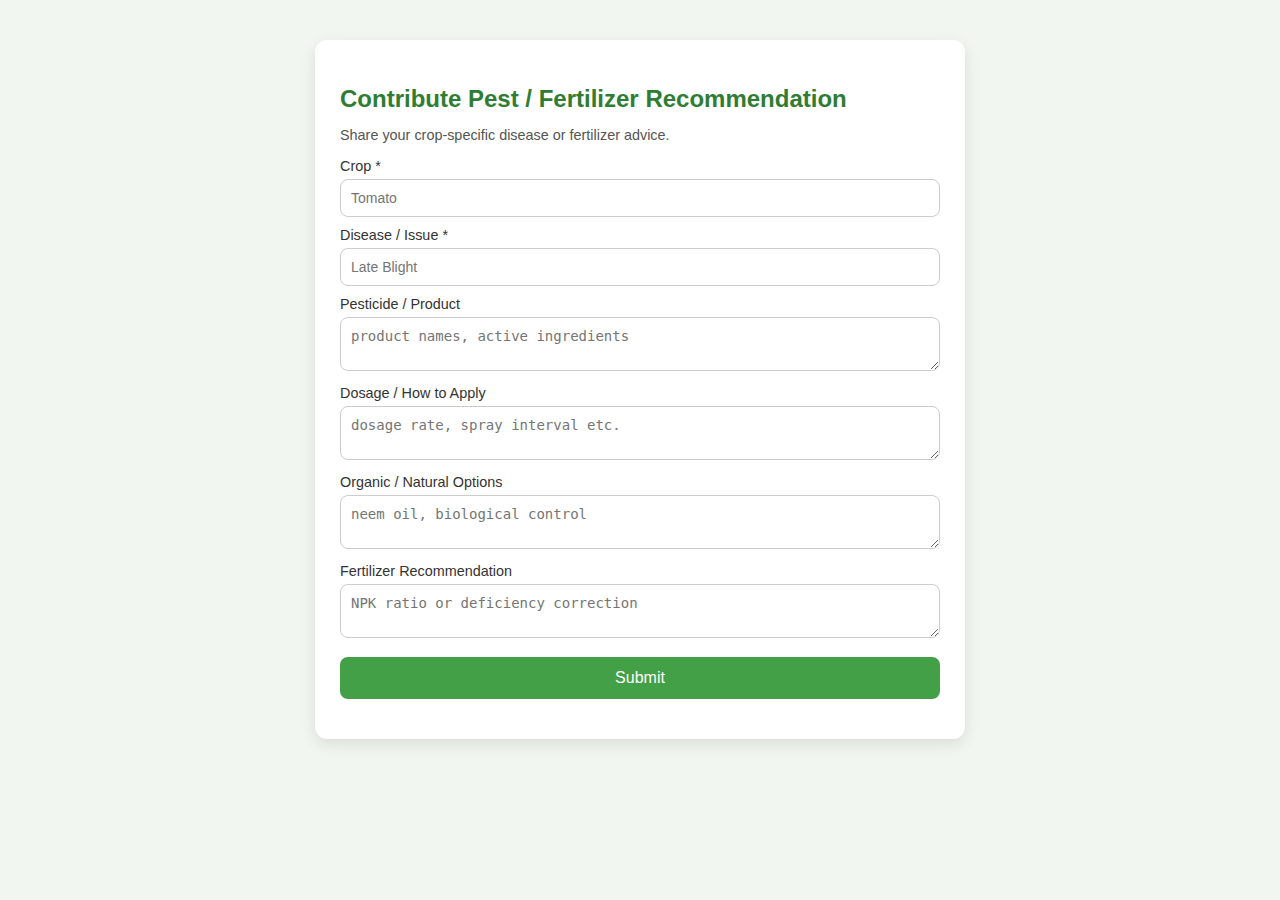
<file: addplant.html>
<!DOCTYPE html>
<html lang="en">
<head>
<meta charset="UTF-8">
<meta name="viewport" content="width=device-width, initial-scale=1.0">
<title>Contribute Recommendation</title>
<style>
/* ==== CSS ==== */
body {
    font-family: Arial, sans-serif;
    background: #f1f6f1;
    margin: 0;
    padding: 40px 20px; /* reduced right space */
    display: flex;
    justify-content: center;
}

.container {
    width: 100%;
    max-width: 600px; /* now more fluid */
    background: #ffffff;
    padding: 25px;
    border-radius: 12px;
    box-shadow: 0 5px 15px rgba(0,0,0,0.1);
}
    

    

    .dashboard-container {
      max-width: 950px;
      margin: 50px auto;
      padding: 0 20px;
      text-align: center;
    }
h2 {
    margin-bottom: 10px;
    color: #2e7d32;
}

.intro {
    color: #555;
    font-size: 0.9em;
    margin-bottom: 15px;
}

label {
    font-size: 0.9em;
    margin-top: 10px;
    display: block;
    color: #333;
}

input, textarea {
    width: 100%;
    padding: 10px;
    margin-top: 5px;
    border-radius: 8px;
    border: 1px solid #ccc;
    font-size: 14px;
    box-sizing: border-box;
}

button {
    margin-top: 15px;
    width: 100%;
    padding: 12px;
    background: #43a047;
    color: white;
    border: none;
    border-radius: 8px;
    font-size: 16px;
    cursor: pointer;
}

button:hover {
    background: #388e3c;
}

#msg {
    margin-top: 12px;
    font-size: 0.95em;
    text-align: center;
}

/* Make textarea responsive */
textarea {
    resize: vertical;
}
</style>
</head>
<body>

<div class="container">
    <h2>Contribute Pest / Fertilizer Recommendation</h2>
    <p class="intro">Share your crop-specific disease or fertilizer advice.</p>

    <form id="contribForm">
        <label>Crop *</label>
        <input type="text" id="crop" required placeholder="Tomato">

        <label>Disease / Issue *</label>
        <input type="text" id="disease" required placeholder="Late Blight">

        <label>Pesticide / Product</label>
        <textarea id="products" placeholder="product names, active ingredients"></textarea>

        <label>Dosage / How to Apply</label>
        <textarea id="dosage" placeholder="dosage rate, spray interval etc."></textarea>

        <label>Organic / Natural Options</label>
        <textarea id="organic" placeholder="neem oil, biological control"></textarea>

        <label>Fertilizer Recommendation</label>
        <textarea id="fertilizer" placeholder="NPK ratio or deficiency correction"></textarea>

        <button type="button" onclick="saveContribution()">Submit</button>

        <p id="msg"></p>
    </form>
</div>

<script>
// ==== JavaScript ====
function saveContribution() {
    const crop = document.getElementById("crop").value.trim();
    const disease = document.getElementById("disease").value.trim();
    const products = document.getElementById("products").value.trim();
    const dosage = document.getElementById("dosage").value.trim();
    const organic = document.getElementById("organic").value.trim();
    const fertilizer = document.getElementById("fertilizer").value.trim();
    const msg = document.getElementById("msg");

    if (!crop || !disease) {
        msg.textContent = "Crop and Disease are required.";
        msg.style.color = "red";
        return;
    }

    // Save locally (demo)
    const entry = {
        crop,
        disease,
        products,
        dosage,
        organic,
        fertilizer,
        time: new Date().toLocaleString()
    };

    let data = JSON.parse(localStorage.getItem("contributions") || "[]");
    data.push(entry);
    localStorage.setItem("contributions", JSON.stringify(data));

    msg.style.color = "green";
    msg.textContent = "Submitted successfully!";

    document.getElementById("contribForm").reset();
}
</script>

</body>
</html>
</file>
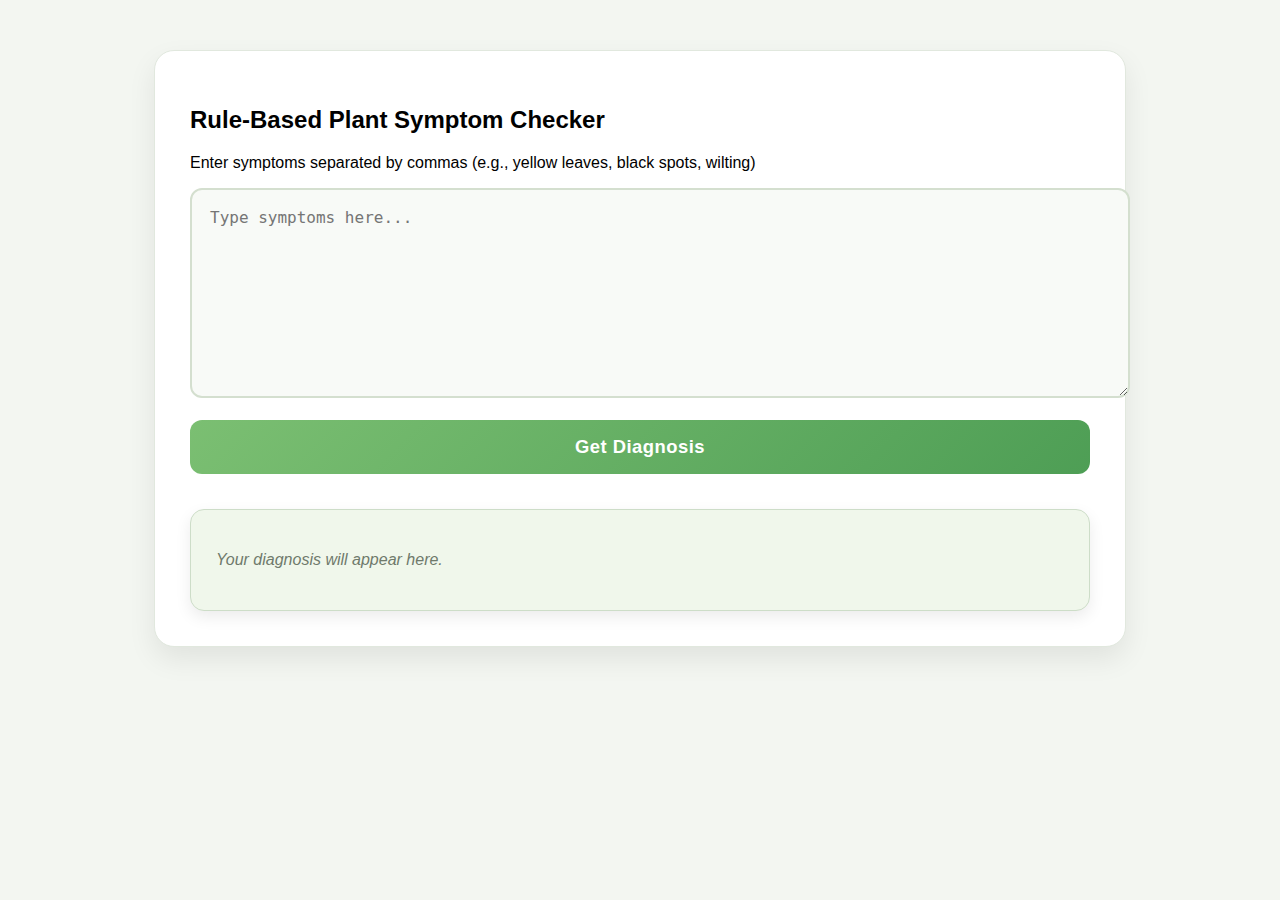
<file: chatbot.html>
<!DOCTYPE html>
<html lang="en">
<head>
    <meta charset="UTF-8" />
    <meta name="viewport" content="width=device-width, initial-scale=1.0" />
    <title>Plant Symptom Checker</title>

    <style>
/* ==== Body Background (New Soft Theme) ==== */
body {
    background: #f3f6f1; /* soft greenish-white */
    font-family: 'Inter', sans-serif;
    margin: 0;
    padding: 0;
}

/* ==== Main Container (Updated Color & Look) ==== */
.symptom-checker-page {
    max-width: 900px;
    margin: 50px auto;
    padding: 35px;
    background: #ffffff;
    border-radius: 20px;
    border: 1px solid #e1e8de; /* soft border */
    box-shadow: 0 12px 28px rgba(0,0,0,0.08);
    transition: 0.3s ease;
}

.symptom-checker-page:hover {
    box-shadow: 0 15px 36px rgba(0,0,0,0.10);
}

/* ==== Intro Text ==== */
.intro-text {
    color: #4a5a40; /* new mild greenish tone */
    margin-bottom: 25px;
    font-size: 1.15em;
    font-weight: 500;
}

/* ==== Textarea ==== */
textarea {
    width: 100%;
    min-height: 170px;
    padding: 18px;
    background: #f8faf7; /* soft light shade */
    border: 2px solid #d4dfcf;
    border-radius: 12px;
    font-size: 16px;
    resize: vertical;
    transition: 0.25s ease;
}

textarea:focus {
    border-color: #6da66d;
    background: #ffffff;
    box-shadow: 0 0 0 4px rgba(109,166,109,0.20);
}

/* ==== Diagnose Button (New Softer Green) ==== */
.btn-diagnose {
    background: linear-gradient(135deg, #7bbf72, #4e9e55);
    color: white;
    width: 100%;
    padding: 16px;
    border: none;
    font-size: 1.15em;
    font-weight: 600;
    border-radius: 12px;
    cursor: pointer;
    margin-top: 18px;
    letter-spacing: 0.5px;
    transition: 0.25s ease;
}

.btn-diagnose:hover {
    background: linear-gradient(135deg, #72b568, #3f8646);
    box-shadow: 0 6px 14px rgba(76,175,80,0.30);
    transform: translateY(-2px);
}

/* ==== Result Box ==== */
.diagnosis-result {
    margin-top: 35px;
    padding: 25px;
    background: #f0f7eb;
    border-radius: 14px;
    border: 1px solid #cdddc8;
    box-shadow: 0 6px 16px rgba(0,0,0,0.08);
}

/* Placeholder */
.placeholder-message {
    color: #6f7a6b;
    font-style: italic;
}

/* ==== Diagnosis Card ==== */
.diagnosis-card {
    padding: 18px;
    background: #ffffff;
    border-left: 6px solid #4e9e55; /* new soft-medium green */
    border-radius: 10px;
    margin-bottom: 16px;
    box-shadow: 0 4px 12px rgba(0,0,0,0.06);
    transition: 0.25s ease;
}

.diagnosis-card:hover {
    transform: translateY(-3px);
    box-shadow: 0 6px 18px rgba(0,0,0,0.12);
}

.diagnosis-card h4 {
    margin: 0 0 8px 0;
    color: #3e7c42; /* softer dark green */
    font-size: 1.22em;
    font-weight: 700;
}

.diagnosis-card p {
    color: #4b544a;
    font-size: 0.98em;
    line-height: 1.5;
}

    </style>
</head>

<body>

<section class="symptom-checker-page">
    <h2>Rule-Based Plant Symptom Checker</h2>

    <p>Enter symptoms separated by commas (e.g., yellow leaves, black spots, wilting)</p>

    <textarea id="symptom_input" placeholder="Type symptoms here..."></textarea>

    <button class="btn-diagnose" onclick="runDiagnosis()">Get Diagnosis</button>

    <div id="diagnosisResult" class="diagnosis-result">
        <p class="placeholder-message">Your diagnosis will appear here.</p>
    </div>
</section>

<script>
    // ---- RULE BASED KNOWLEDGE ---- //
    const diseaseRules = [
        {
            disease: "Leaf Spot",
            keywords: ["brown spots", "black spots", "circular spots"],
            solution: "Remove infected leaves, avoid overhead watering, apply copper fungicide."
        },
        {
            disease: "Powdery Mildew",
            keywords: ["white powder", "white spots", "powdery"],
            solution: "Increase airflow, avoid water on leaves, use neem oil spray."
        },
        {
            disease: "Root Rot",
            keywords: ["wilting", "mushy roots", "yellow leaves", "overwatering"],
            solution: "Reduce watering, repot in dry soil, cut affected roots."
        },
        {
            disease: "Nutrient Deficiency",
            keywords: ["yellow leaves", "pale leaves", "slow growth"],
            solution: "Add balanced fertilizer and check soil nutrients."
        },
        {
            disease: "Blight",
            keywords: ["dark patches", "rapid leaf death", "soft leaves"],
            solution: "Remove infected parts and apply recommended fungicides."
        },
        {
    disease: "Early Blight",
    keywords: ["brown concentric rings", "lower leaves yellowing", "dark leaf spots"],
    solution: "Remove affected leaves, avoid overhead watering, and apply chlorothalonil or copper fungicide."
},
{
    disease: "Late Blight",
    keywords: ["water-soaked spots", "grey fuzzy mold", "brown-black patches"],
    solution: "Remove infected plant parts, improve spacing, and use recommended fungicides like mancozeb."
},
{
    disease: "Leaf Curl",
    keywords: ["curled leaves", "wrinkled leaves", "stunted growth"],
    solution: "Use disease-free seeds, control pests like whiteflies, and remove infected leaves."
},
{
    disease: "Downy Mildew",
    keywords: ["yellow patches", "purple underside growth", "fuzzy mold"],
    solution: "Increase ventilation, water early in the morning, and apply copper fungicides."
},
{
    disease: "Bacterial Wilt",
    keywords: ["sudden wilting", "oozing stems", "yellowing leaves"],
    solution: "Remove infected plants, improve drainage, and avoid planting in infected soil."
},
{
    disease: "Anthracnose",
    keywords: ["dark sunken spots", "fruit rot", "black lesions"],
    solution: "Remove infected fruit/branches and apply neem or copper fungicide."
},
{
    disease: "Rust",
    keywords: ["orange spots", "rust-colored powder", "yellow pustules"],
    solution: "Remove infected leaves and apply sulfur-based fungicides."
},
{
    disease: "Sooty Mold",
    keywords: ["black powder", "sticky leaves", "honeydew residue"],
    solution: "Wash leaves, treat pests like aphids/whiteflies, and improve air circulation."
},
{
    disease: "Black Rot",
    keywords: ["v-shaped yellow lesions", "black veins", "leaf edge necrosis"],
    solution: "Ensure proper crop rotation and apply copper fungicide early."
},
{
    disease: "Mosaic Virus",
    keywords: ["mosaic pattern", "light and dark green patches", "distorted leaves"],
    solution: "Remove infected plants and control insects like aphids which spread the virus."
},
{
    disease: "Stem Canker",
    keywords: ["sunken stems", "cracks on stem", "brown lesions"],
    solution: "Prune infected parts, sterilize tools, and improve drainage."
},
{
    disease: "Fusarium Wilt",
    keywords: ["yellowing one side", "drooping", "brown inside stem"],
    solution: "Use resistant varieties and improve soil drainage."
},
{
    disease: "Septoria Leaf Spot",
    keywords: ["small black dots", "yellow halos", "grey centers"],
    solution: "Remove infected leaves and apply fungicide containing chlorothalonil."
},
{
    disease: "Canker",
    keywords: ["sunken bark areas", "oozing sap", "cracked bark"],
    solution: "Cut out infected bark and apply protective tree paint."
},
{
    disease: "Crown Gall",
    keywords: ["tumor-like growth", "round galls", "swollen stems"],
    solution: "Remove infected plants and avoid planting in contaminated soil."
},
// ------------------------------------
// TOMATO DISEASES
// ------------------------------------
{
    disease: "Tomato Early Blight",
    keywords: ["brown concentric rings", "lower leaf spots", "yellowing lower leaves"],
    solution: "Remove infected leaves, avoid overhead watering, apply copper or chlorothalonil fungicide."
},
{
    disease: "Tomato Late Blight",
    keywords: ["water-soaked spots", "grey mold", "dark patches on leaves", "rapid collapse"],
    solution: "Remove infected parts, increase spacing, apply mancozeb or metalaxyl fungicide."
},
{
    disease: "Tomato Leaf Curl Virus",
    keywords: ["curled leaves", "upward leaf rolling", "stunted growth", "yellow top leaves"],
    solution: "Control whiteflies, remove infected plants, use virus-resistant tomato varieties."
},
{
    disease: "Tomato Septoria Leaf Spot",
    keywords: ["tiny black dots", "grey centers", "yellow halo spots"],
    solution: "Remove infected leaves and apply fungicides containing chlorothalonil."
},
{
    disease: "Tomato Mosaic Virus",
    keywords: ["mosaic pattern", "patchy yellow leaves", "distorted growth"],
    solution: "Remove infected plants, sanitize tools, control aphids."
},


// ------------------------------------
// POTATO DISEASES
// ------------------------------------
{
    disease: "Potato Early Blight",
    keywords: ["brown rings", "leaf spots", "yellowing edges"],
    solution: "Apply copper fungicide and remove infected leaves."
},
{
    disease: "Potato Late Blight",
    keywords: ["brown lesions", "white mold underside", "rapid leaf death"],
    solution: "Use mancozeb fungicide and maintain proper crop spacing."
},
{
    disease: "Potato Scab",
    keywords: ["rough patches", "corky lesions", "scabs on potato skin"],
    solution: "Maintain soil pH below 5.2 and use resistant varieties."
},
{
    disease: "Potato Blackleg",
    keywords: ["yellowing", "wilting", "black soft stem"],
    solution: "Use certified seeds and avoid waterlogged soils."
},


// ------------------------------------
// MANGO DISEASES
// ------------------------------------
{
    disease: "Mango Anthracnose",
    keywords: ["black spots", "fruit rot", "dark lesions"],
    solution: "Apply copper fungicide and prune infected twigs."
},
{
    disease: "Mango Powdery Mildew",
    keywords: ["white powder", "leaf coating", "flower drop"],
    solution: "Use sulfur or neem oil spray and improve ventilation."
},
{
    disease: "Mango Dieback",
    keywords: ["dry shoots", "blackened tips", "dieback twigs"],
    solution: "Prune infected parts and apply Bordeaux mixture."
},
{
    disease: "Mango Bacterial Canker",
    keywords: ["oozing gum", "cracked bark", "canker patches"],
    solution: "Apply copper oxychloride and remove infected areas."
},


// ------------------------------------
// COTTON DISEASES
// ------------------------------------
{
    disease: "Cotton Wilt (Fusarium)",
    keywords: ["yellowing one side", "drooping leaves", "brown stem"],
    solution: "Use resistant varieties and improve drainage."
},
{
    disease: "Cotton Boll Rot",
    keywords: ["rotten bolls", "brown soft bolls", "fungus on bolls"],
    solution: "Avoid excessive irrigation and apply fungicide sprays."
},
{
    disease: "Cotton Leaf Curl Virus",
    keywords: ["curled leaves", "swollen veins", "stunted plants"],
    solution: "Control whiteflies and use resistant cotton seeds."
},


// ------------------------------------
// RICE DISEASES
// ------------------------------------
{
    disease: "Rice Blast",
    keywords: ["diamond spots", "grey centers", "neck infection"],
    solution: "Apply tricyclazole fungicide, maintain field sanitation."
},
{
    disease: "Rice Bacterial Blight",
    keywords: ["leaf blight", "yellow stripes", "wilting tillers"],
    solution: "Use resistant varieties and balanced nitrogen fertilizers."
},
{
    disease: "Rice Sheath Blight",
    keywords: ["brown sheath patches", "white fungal growth", "lodging"],
    solution: "Improve drainage and apply validamycin fungicide."
},


// ------------------------------------
// WHEAT DISEASES
// ------------------------------------
{
    disease: "Wheat Rust",
    keywords: ["orange pustules", "rust powder", "yellow streaks"],
    solution: "Use rust-resistant varieties and apply triazole fungicide."
},
{
    disease: "Wheat Powdery Mildew",
    keywords: ["white mold", "powder on leaves", "leaf curling"],
    solution: "Improve air movement and apply sulfur fungicides."
},
{
    disease: "Wheat Smut",
    keywords: ["black powder", "smut balls", "exploding spores"],
    solution: "Use treated seeds and remove infected plants."
},


// ------------------------------------
// SUGARCANE DISEASES
// ------------------------------------
{
    disease: "Sugarcane Red Rot",
    keywords: ["red inside stem", "foul smell", "leaf drying"],
    solution: "Use resistant cane varieties and remove affected canes."
},
{
    disease: "Sugarcane Smut",
    keywords: ["black whip", "long black spike", "thin leaves"],
    solution: "Use disease-free seedlings and destroy infected crops."
},
{
    disease: "Sugarcane Mosaic Virus",
    keywords: ["mosaic leaf pattern", "yellow streaks", "stunted growth"],
    solution: "Use virus-free planting material and control aphids."
},


// ------------------------------------
// GRAPES DISEASES
// ------------------------------------
{
    disease: "Grapes Downy Mildew",
    keywords: ["yellow oil spots", "white underside fungus", "brown leaves"],
    solution: "Use Bordeaux mixture and improve ventilation."
},
{
    disease: "Grapes Powdery Mildew",
    keywords: ["white powder", "leaf curling", "fruit cracking"],
    solution: "Spray sulfur or neem oil."
},
{
    disease: "Grapes Anthracnose",
    keywords: ["black sunken spots", "fruit rot", "shot holes"],
    solution: "Remove infected parts and apply copper fungicide."
},


// ------------------------------------
// BANANA DISEASES
// ------------------------------------
{
    disease: "Banana Panama Disease",
    keywords: ["yellow edges", "wilted leaves", "brown vascular tissue"],
    solution: "Use resistant varieties and destroy infected plants."
},
{
    disease: "Banana Sigatoka",
    keywords: ["yellow streaks", "brown leaf spots", "dead leaf edges"],
    solution: "Improve airflow, remove old leaves, apply fungicide sprays."
},
{
    disease: "Banana Bunchy Top Virus",
    keywords: ["bunched leaves", "upright small leaves", "dark green streaks"],
    solution: "Remove infected plants and control aphids."
}


    ];


    // ---- DIAGNOSIS FUNCTION ---- //
    function runDiagnosis() {
        const input = document.getElementById("symptom_input").value.toLowerCase();
        const resultBox = document.getElementById("diagnosisResult");

        if (!input.trim()) {
            resultBox.innerHTML = "<p>Please enter symptoms.</p>";
            return;
        }

        let matches = [];

        diseaseRules.forEach(rule => {
            rule.keywords.forEach(keyword => {
                if (input.includes(keyword)) {
                    matches.push(rule);
                }
            });
        });

        // No matches
        if (matches.length === 0) {
            resultBox.innerHTML = `
                <div class="diagnosis-card">
                    <h4>No clear disease found</h4>
                    <p>Try adding more symptoms or describing more clearly.</p>
                </div>`;
            return;
        }

        // Show matched diseases
        let html = "";
        matches.forEach(m => {
            html += `
                <div class="diagnosis-card">
                    <h4>${m.disease}</h4>
                    <p><strong>Symptoms Detected:</strong> match with rule</p>
                    <p><strong>Solution:</strong> ${m.solution}</p>
                </div>`;
        });

        resultBox.innerHTML = html;
    }
</script>

</body>
</html>
</file>
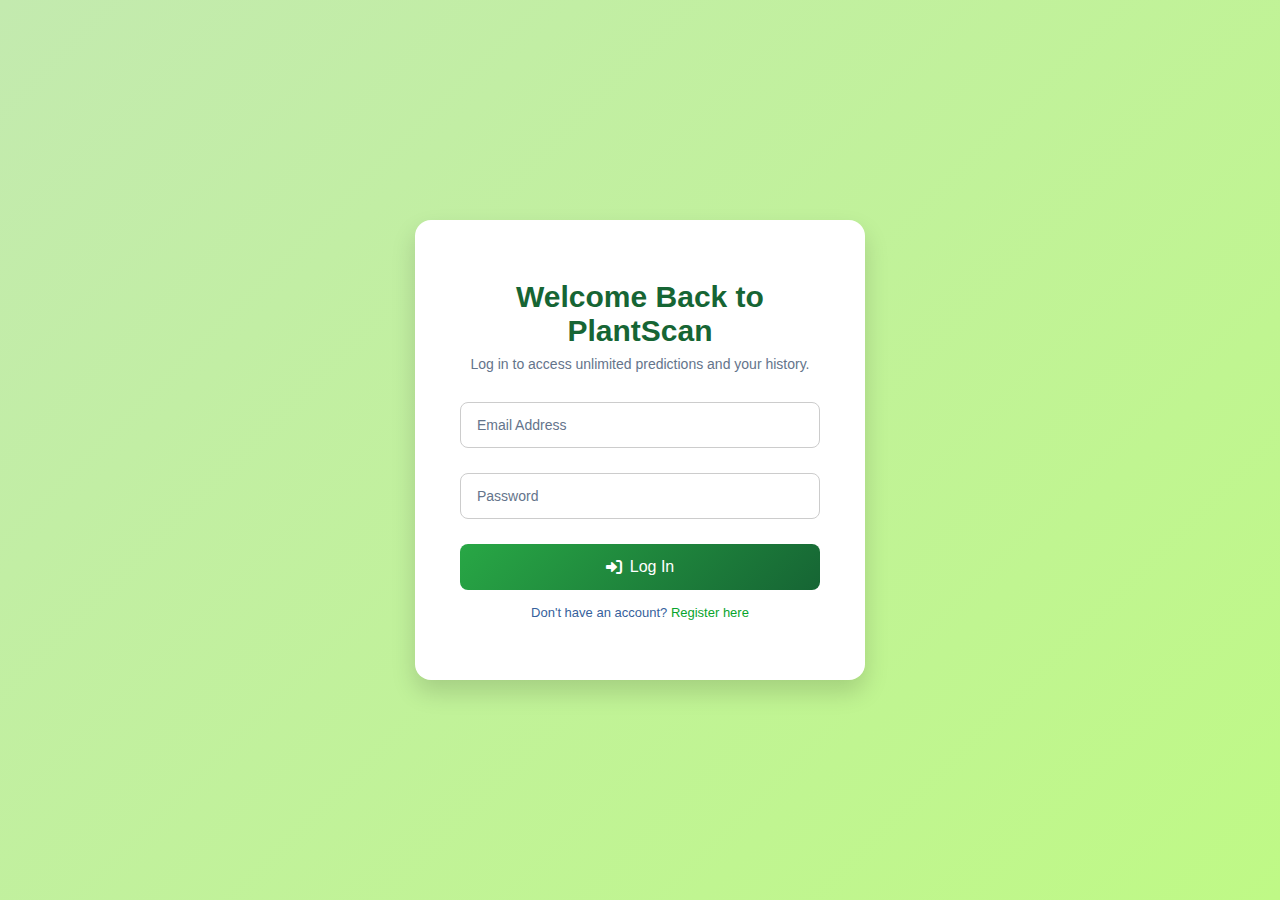
<file: login.html>
<!DOCTYPE html>
<html lang="en">
<head>
  <meta charset="UTF-8" />
  <meta name="viewport" content="width=device-width, initial-scale=1.0" />
  <title>PlantScan | Login</title>

  <!-- Font Awesome for icons -->
  <link rel="stylesheet" href="https://cdnjs.cloudflare.com/ajax/libs/font-awesome/6.0.0/css/all.min.css">

  <style>
    * { margin: 0; padding: 0; box-sizing: border-box; }
    body {
      font-family: 'Inter', sans-serif;
      background: linear-gradient(135deg, #c3eaaf, #bff986);
      height: 100vh;
      display: flex;
      justify-content: center;
      align-items: center;
      color: #333;
    }
    a { color: #08a42c; text-decoration: none; }
    a:hover { text-decoration: underline; }

    .container { width: 100%; max-width: 500px; padding: 25px; }
    .login-box {
      background-color: #fff;
      border-radius: 16px;
      padding: 60px 45px;
      box-shadow: 0 12px 25px rgba(0,0,0,0.15);
      text-align: center;
      position: relative;
          max-width: 500px;    /* Add this */
    margin: auto;
    }
    .login-box h2 { font-size: 30px; color: #166534; margin-bottom: 8px; }
    .login-box .subtitle { font-size: 14px; color: #64748b; margin-bottom: 30px; }

    .form-group { position: relative; margin-bottom: 25px; text-align: left; }
    .form-group input {
      width: 100%;
      padding: 14px 12px;
      font-size: 14px;
      border: 1px solid #ccc;
      border-radius: 8px;
      outline: none;
      transition: 0.3s;
    }
    .form-group input:focus { border-color: #28a745; }
    .form-group label {
      position: absolute;
      top: 50%;
      left: 12px;
      transform: translateY(-50%);
      background-color: #fff;
      padding: 0 5px;
      color: #64748b;
      font-size: 14px;
      pointer-events: none;
      transition: 0.3s;
    }
    .form-group input:focus + label,
    .form-group input:not(:placeholder-shown) + label {
      top: -10px;
      font-size: 12px;
      color: #28a745;
    }

    #loginBtn {
      width: 100%;
      padding: 14px;
      background: linear-gradient(135deg, #28a745, #166534);
      color: #fff;
      font-size: 16px;
      font-weight: 500;
      border: none;
      border-radius: 8px;
      cursor: pointer;
      transition: 0.3s;
      display: flex;
      justify-content: center;
      align-items: center;
      gap: 8px;
    }
    #loginBtn:hover { background: linear-gradient(135deg, #166534, #28a745); }

    .message {
      font-size: 13px;
      height: 18px;
      margin-bottom: 10px;
      display: none;
    }
    .message.error { color: red; }
    .message.success { color: green; }

    .register-text { margin-top: 15px; font-size: 13px; color: #36619c; }

    @media (max-width: 480px) {
      .login-box { padding: 35px 20px; }
    }
  </style>
</head>

<body>
<div class="container">
  <div class="login-box">
    <h2>Welcome Back to PlantScan</h2>
    <p class="subtitle">Log in to access unlimited predictions and your history.</p>

    <form id="loginForm">
      <div class="form-group">
        <input type="email" id="email" placeholder=" " required>
        <label for="email">Email Address</label>
      </div>

      <div class="form-group">
        <input type="password" id="password" placeholder=" " required>
        <label for="password">Password</label>
      </div>

      <div class="message" id="authMessage"></div>

      <button type="submit" id="loginBtn">
        <i class="fa fa-sign-in-alt"></i> Log In
      </button>

  <p class="register-text">
    Don't have an account? 
    <a href="{{ url_for('register') }}">Register here</a>
</p>

    </form>
  </div>
</div>
<script>
document.getElementById("loginForm").addEventListener("submit", function (e) {
    e.preventDefault();

    const emailInput = document.getElementById("email").value.trim().toLowerCase(); // lowercase
    const passwordInput = document.getElementById("password").value;
    const messageDiv = document.getElementById("authMessage");

    const users = JSON.parse(localStorage.getItem("users")) || [];

    const user = users.find(u => u.email.toLowerCase() === emailInput);

    if (!user) {
        messageDiv.style.display = "block";
        messageDiv.textContent = "Email not registered!";
        messageDiv.className = "message error";
        return;
    }

    if (user.password !== passwordInput) {
        messageDiv.style.display = "block";
        messageDiv.textContent = "Incorrect password!";
        messageDiv.className = "message error";
        return;
    }

    // Successful login
    messageDiv.style.display = "block";
    messageDiv.textContent = "Login successful! Redirecting...";
    messageDiv.className = "message success";

    localStorage.setItem("username", user.name);
    localStorage.setItem("userEmail", user.email);

    // Redirect after 1.5 seconds
messageDiv.textContent = "Login successful! Redirecting...";
messageDiv.className = "message success";
setTimeout(() => {
    window.location.href = "/dashboard";  // Flask route
}, 1500);


});
</script>

</body>
</html>
</file>
